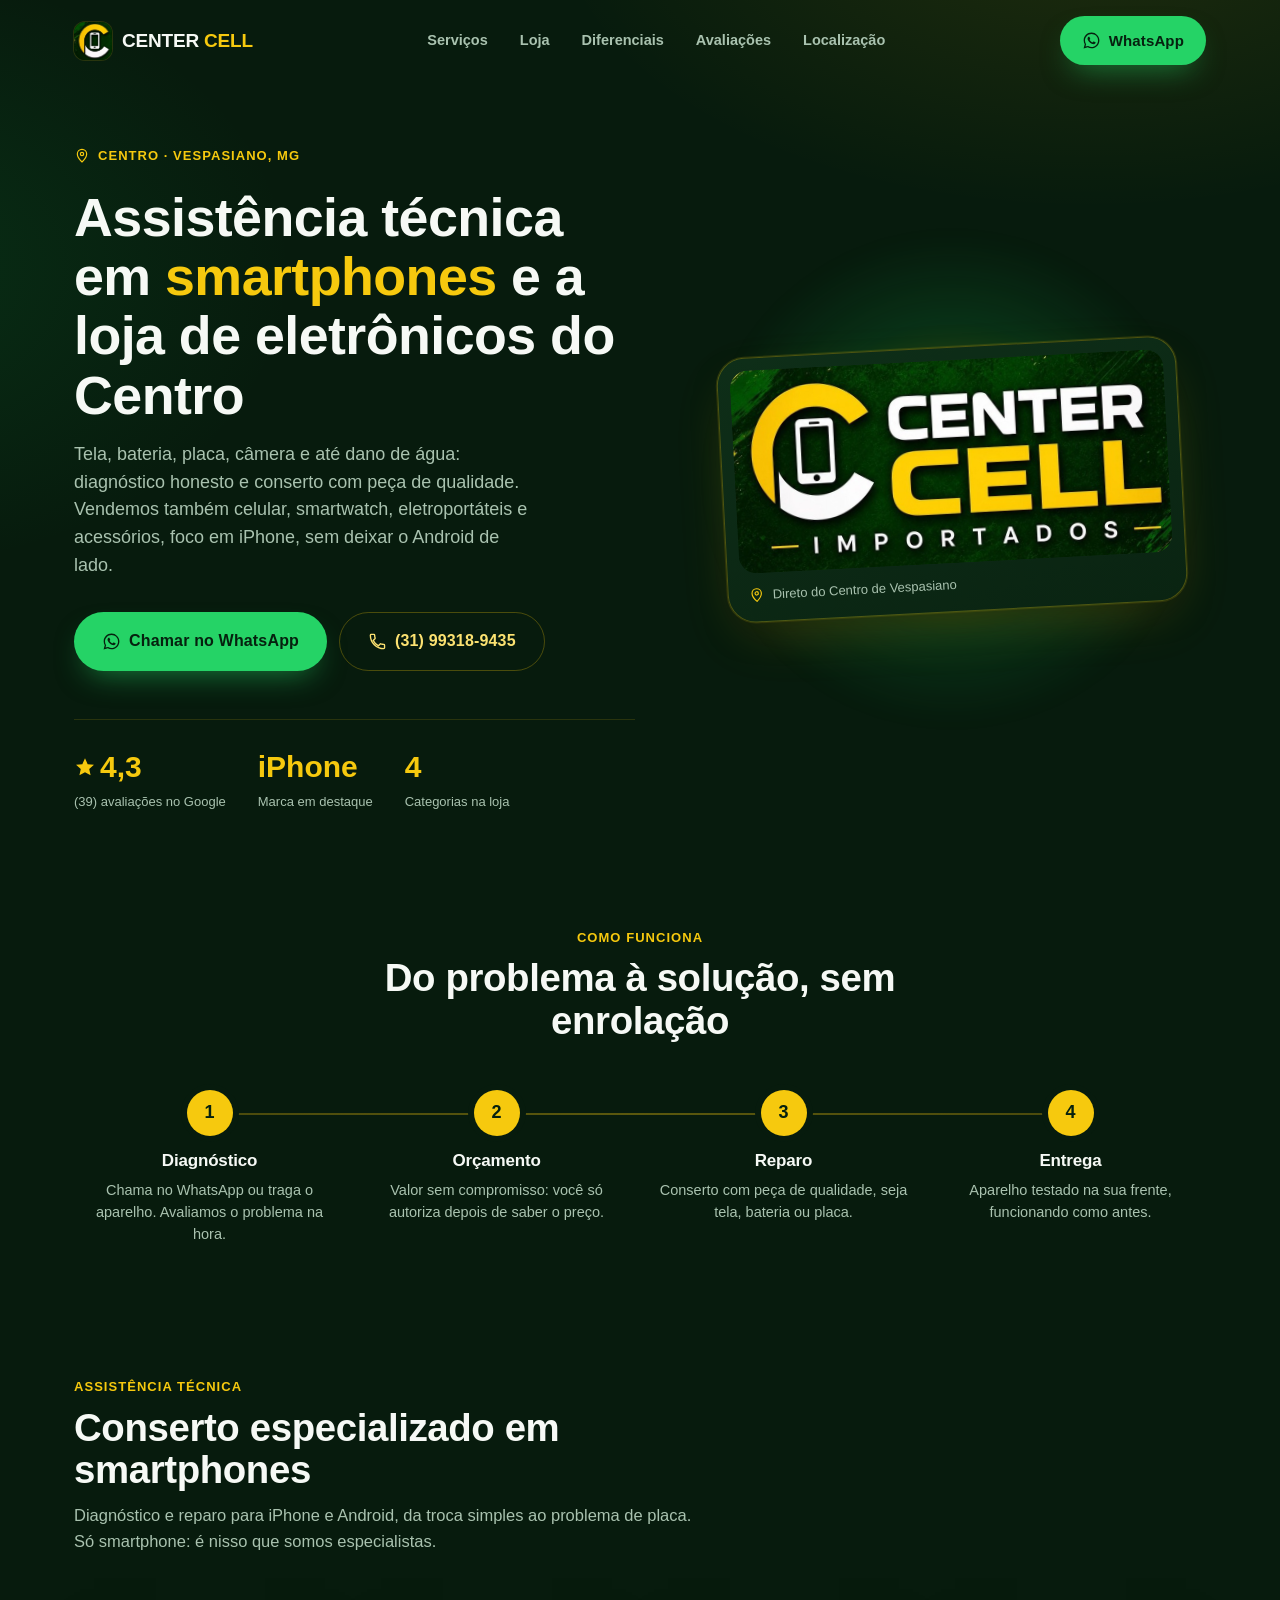
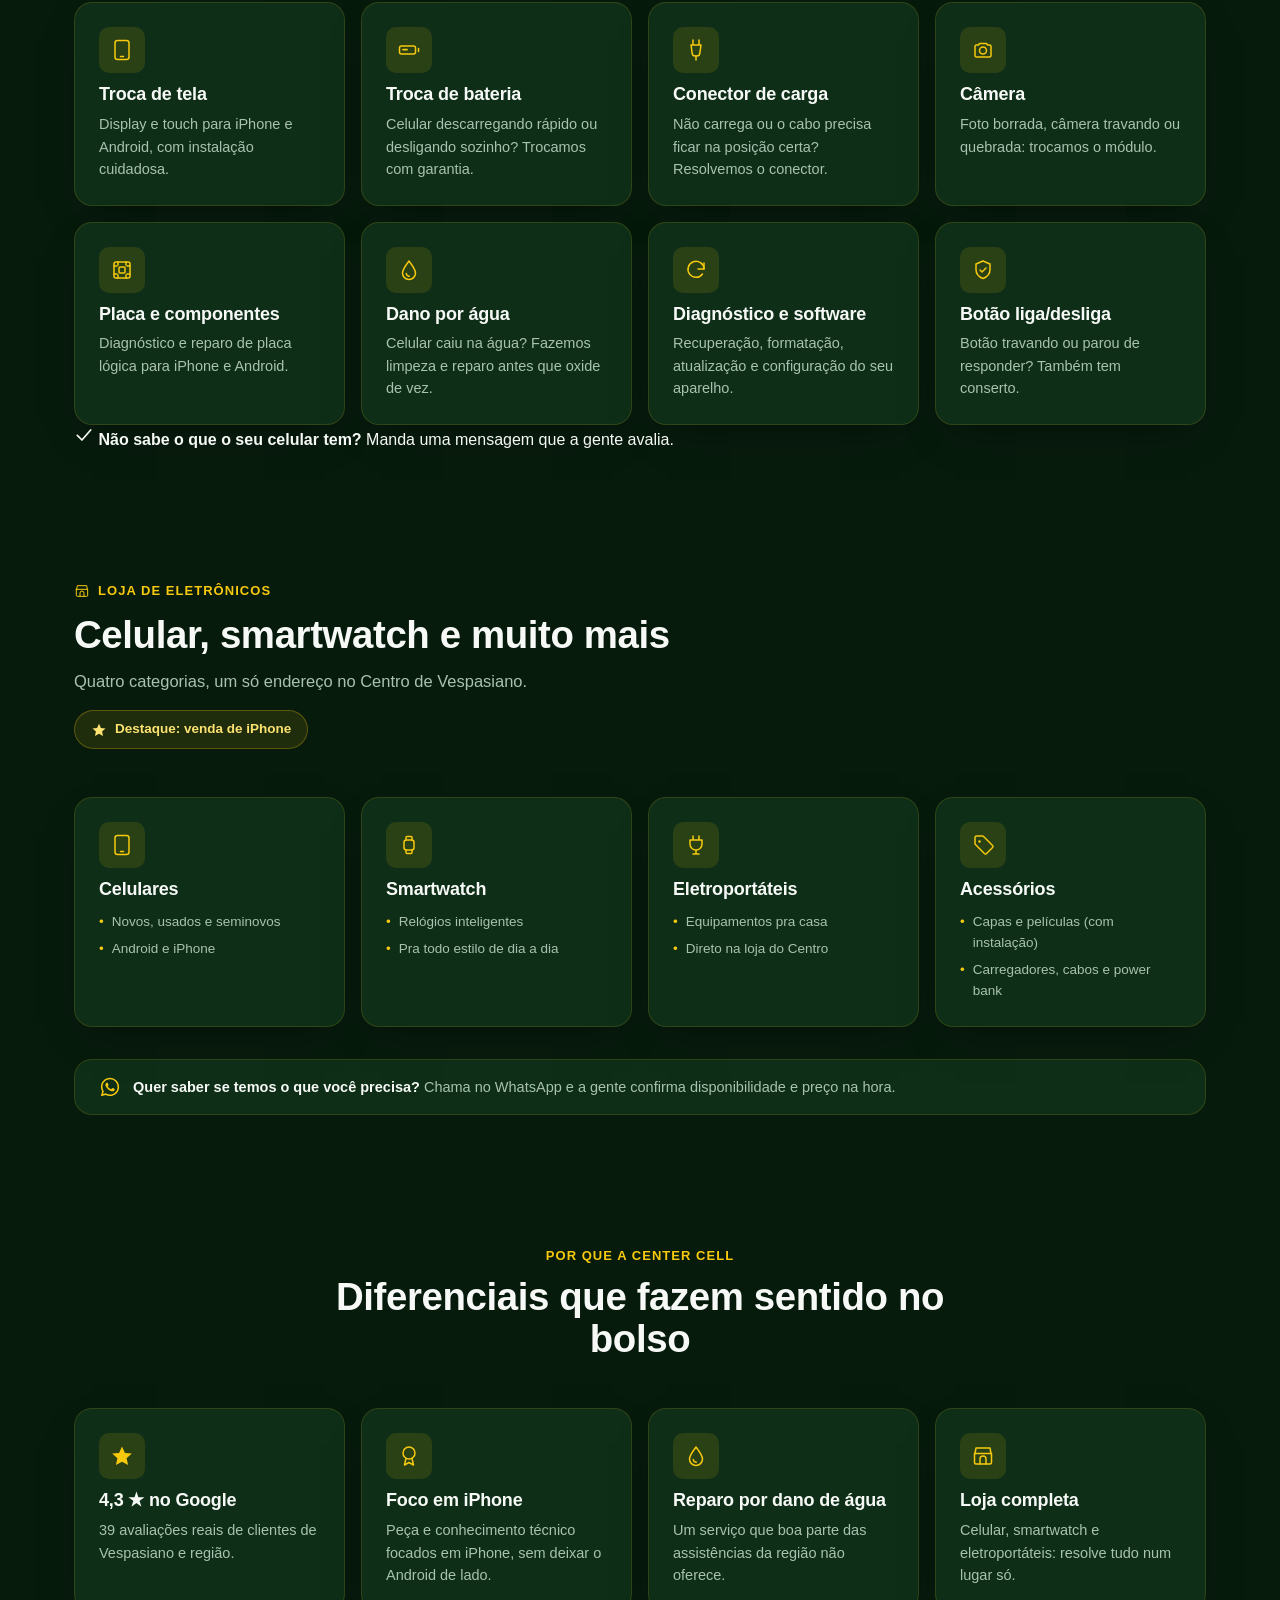
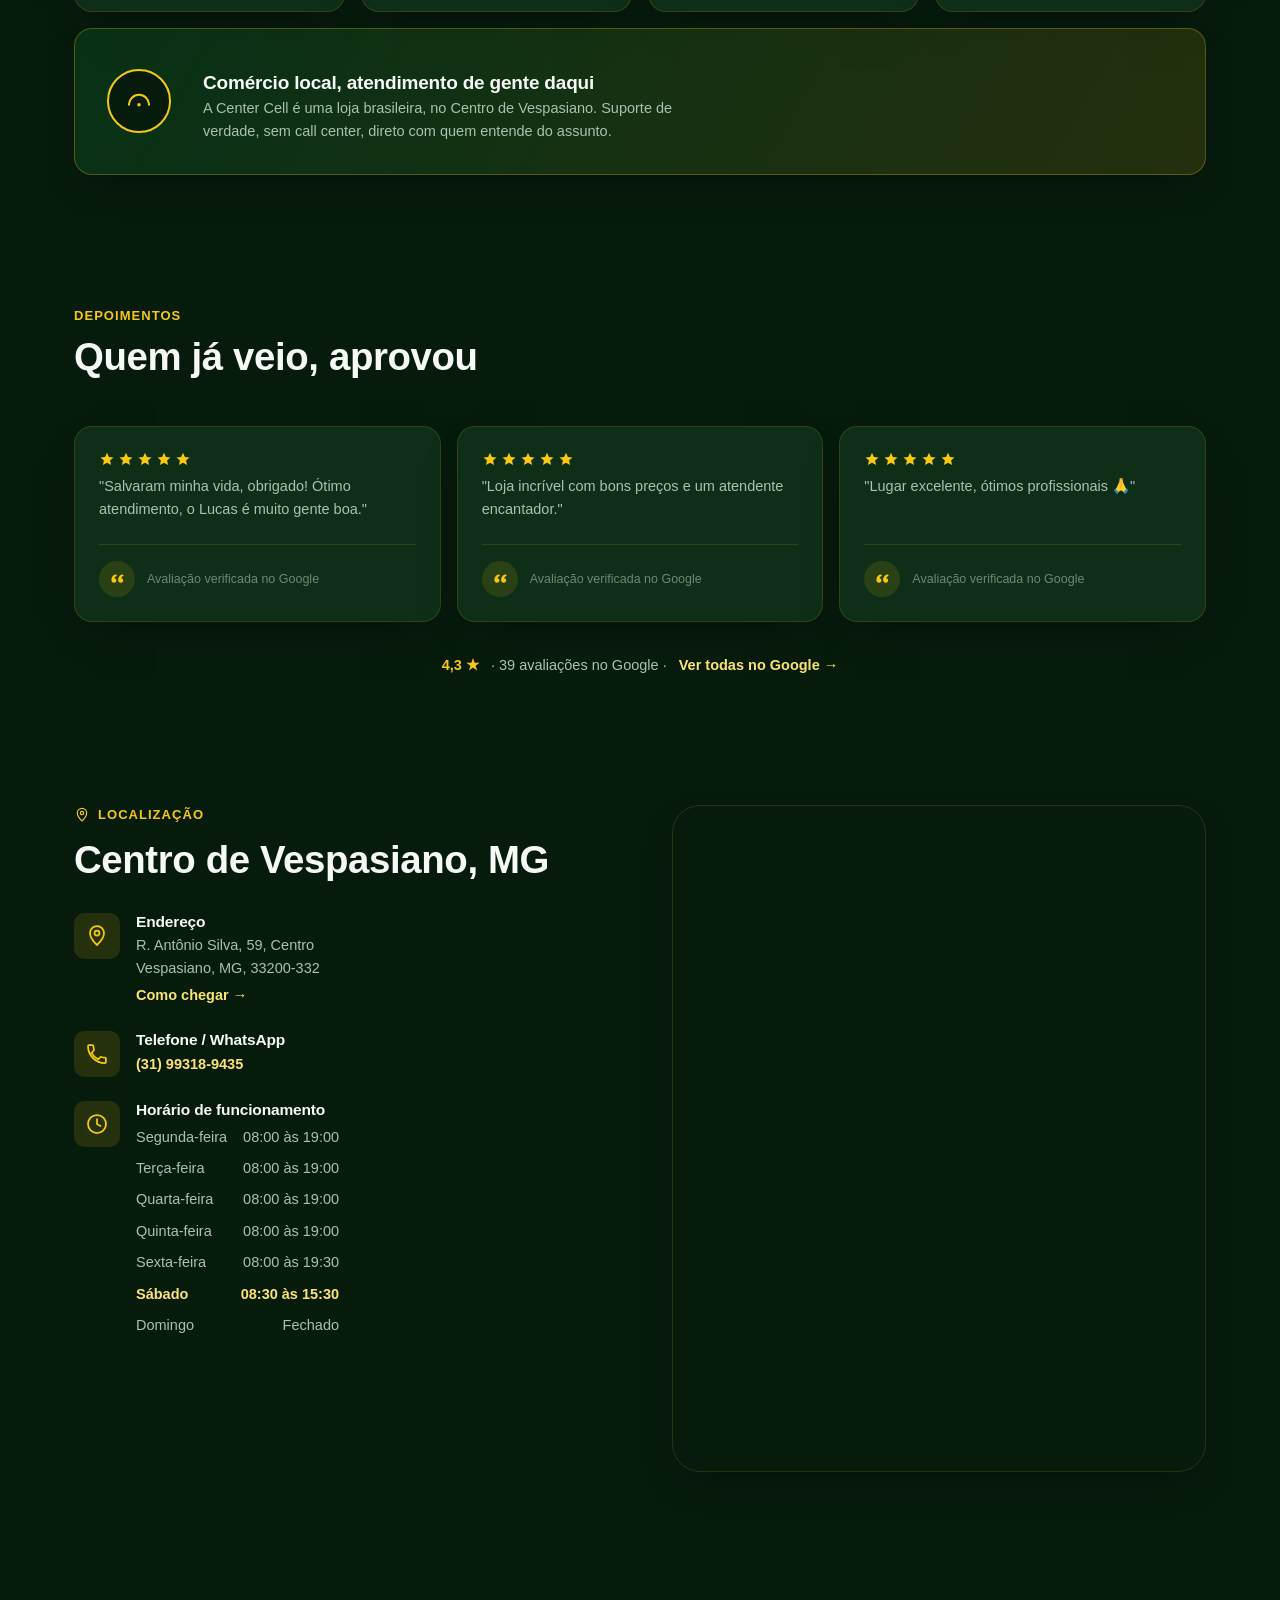
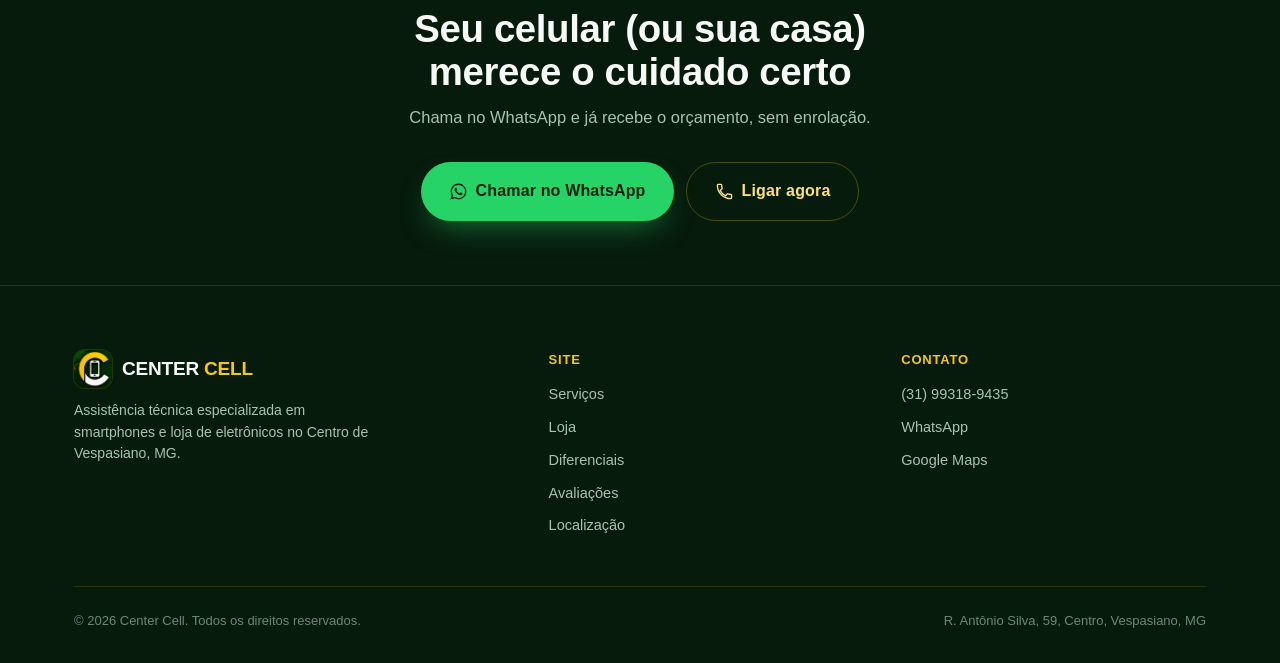
<file: index.html>
<!doctype html>
<html lang="pt-BR">
<head>
<meta charset="utf-8">
<meta name="viewport" content="width=device-width, initial-scale=1, viewport-fit=cover">
<title>Center Cell | Assistência Técnica em Celulares e Eletrônicos em Vespasiano</title>
<meta name="description" content="Assistência técnica especializada em smartphones no Centro de Vespasiano - MG: tela, bateria, placa, câmera e reparo por dano de água. Loja de celulares (foco iPhone), smartwatch, eletroportáteis e acessórios. 4,3★ no Google.">
<meta name="theme-color" content="#071B0D">
<meta name="color-scheme" content="dark">
<link rel="icon" href="assets/favicon-32.png" sizes="32x32" type="image/png">
<link rel="icon" href="assets/favicon-16.png" sizes="16x16" type="image/png">
<link rel="apple-touch-icon" href="assets/apple-touch-icon.png">

<!-- =========================================================================
     CENTER CELL: site único (uma página)

     AINDA FALTA / PENDENTE (ver LEIA-ME.md para detalhes)
       1. Tempo de mercado ("+X anos") e prazo de garantia do conserto: não
          confirmados pelo cliente ainda. Não inventados em lugar nenhum do
          site. Os 3 dados em destaque no herói usam só números reais
          (nota do Google, foco em iPhone, categorias da loja).
       2. Redes sociais: Instagram/Facebook não informados. Rodapé só linka
          pro Google Maps (dado real) por enquanto.
       3. Fotos reais / geradas por IA: a geração automática via MCP falhou
          nesta sessão ("Requires basic plan or higher" no provedor
          conectado). Ver PROMPTS-IMAGENS.md: prompts prontos pra gerar
          manualmente (ChatGPT/Midjourney/etc.) ou pra tentar de novo depois
          que o plano for atualizado. Até lá, o herói usa a própria logo
          (recorte "lockup") como elemento visual, e a seção Loja usa cards
          por categoria (sem depender de foto).
       4. og:url / sitemap.xml / robots.txt apontam para
          "https://centercel.vercel.app" como placeholder de domínio. Trocar
          se o projeto for publicado em outro domínio.
     ========================================================================= -->

<meta property="og:type" content="website">
<meta property="og:title" content="Center Cell | Assistência Técnica em Celulares e Eletrônicos">
<meta property="og:description" content="Conserto especializado em smartphones: tela, bateria, placa, câmera e dano de água. Loja de celulares (foco iPhone), smartwatch e acessórios. Centro de Vespasiano - MG.">
<meta property="og:locale" content="pt_BR">
<meta property="og:url" content="https://centercel.vercel.app">
<meta property="og:image" content="https://centercel.vercel.app/assets/compartilhamento.jpg">
<meta property="og:image:width" content="1200">
<meta property="og:image:height" content="630">
<meta property="og:image:alt" content="Logotipo Center Cell">
<meta name="twitter:card" content="summary_large_image">

<meta http-equiv="Content-Security-Policy" content="default-src 'self'; base-uri 'self'; object-src 'none'; form-action 'none'; script-src 'self' 'unsafe-inline'; style-src 'self' 'unsafe-inline' https://fonts.googleapis.com; font-src 'self' https://fonts.gstatic.com; img-src 'self' data:; frame-src https://maps.google.com https://www.google.com; connect-src 'none'">

<link rel="preconnect" href="https://fonts.googleapis.com">
<link rel="preconnect" href="https://fonts.gstatic.com" crossorigin>
<link rel="stylesheet" href="https://fonts.googleapis.com/css2?family=Archivo+Expanded:wght@600;700;800&family=Archivo:wght@400;500;600;700&display=swap">
<link rel="stylesheet" href="assets/estilo.css">

<script type="application/ld+json">
{
  "@context": "https://schema.org",
  "@type": "ElectronicsStore",
  "name": "Center Cell",
  "description": "Assistência técnica especializada em smartphones e loja de eletrônicos no Centro de Vespasiano - MG: celulares (novos, usados e seminovos, foco iPhone), smartwatch, eletroportáteis e acessórios.",
  "address": {
    "@type": "PostalAddress",
    "streetAddress": "R. Antônio Silva, 59 - Centro",
    "addressLocality": "Vespasiano",
    "addressRegion": "MG",
    "postalCode": "33200-332",
    "addressCountry": "BR"
  },
  "telephone": "+5531993189435",
  "openingHoursSpecification": [
    { "@type": "OpeningHoursSpecification", "dayOfWeek": ["Monday","Tuesday","Wednesday","Thursday"], "opens": "08:00", "closes": "19:00" },
    { "@type": "OpeningHoursSpecification", "dayOfWeek": "Friday", "opens": "08:00", "closes": "19:30" },
    { "@type": "OpeningHoursSpecification", "dayOfWeek": "Saturday", "opens": "08:30", "closes": "15:30" }
  ],
  "aggregateRating": {
    "@type": "AggregateRating",
    "ratingValue": "4.3",
    "reviewCount": "39"
  },
  "priceRange": "$$"
}
</script>

<script>
(function () {
  var d = document.documentElement;
  if (!('IntersectionObserver' in window)) return;
  if (window.matchMedia && window.matchMedia('(prefers-reduced-motion: reduce)').matches) return;
  d.classList.add('js-anim');
  setTimeout(function () {
    var l = document.querySelectorAll('.entra, .entra-grade');
    for (var i = 0; i < l.length; i++) l[i].classList.add('visivel');
  }, 4000);
})();
</script>
</head>
<body>

<svg width="0" height="0" style="position:absolute" aria-hidden="true" focusable="false">
  <symbol id="i-whatsapp" viewBox="0 0 24 24"><path fill="currentColor" d="M12.04 2C6.58 2 2.13 6.45 2.13 11.91c0 1.75.46 3.45 1.32 4.95L2 22l5.25-1.38a9.9 9.9 0 0 0 4.79 1.22h.01c5.46 0 9.91-4.45 9.91-9.91 0-2.65-1.03-5.14-2.9-7.01A9.82 9.82 0 0 0 12.04 2Zm0 18.15c-1.48 0-2.93-.4-4.2-1.15l-.3-.18-3.12.82.83-3.04-.2-.31a8.2 8.2 0 0 1-1.26-4.38c0-4.54 3.7-8.24 8.25-8.24 2.2 0 4.27.86 5.83 2.42a8.19 8.19 0 0 1 2.41 5.83c0 4.54-3.7 8.24-8.24 8.24Zm4.52-6.17c-.25-.12-1.47-.72-1.69-.81-.23-.08-.39-.12-.56.13-.16.24-.64.8-.78.97-.15.16-.29.18-.53.06-.25-.12-1.05-.39-1.99-1.23-.74-.66-1.23-1.47-1.38-1.72-.14-.25-.01-.38.11-.5.11-.11.25-.29.37-.43.12-.15.16-.25.25-.41.08-.17.04-.31-.02-.43-.06-.12-.56-1.34-.76-1.84-.2-.48-.4-.42-.56-.42l-.47-.01c-.17 0-.43.06-.66.31-.23.25-.86.85-.86 2.07 0 1.22.89 2.4 1.01 2.56.12.17 1.75 2.67 4.23 3.74.59.26 1.05.41 1.41.52.59.19 1.13.16 1.56.1.47-.07 1.47-.6 1.68-1.18.21-.58.21-1.07.14-1.18-.06-.11-.22-.17-.47-.29Z"/></symbol>
  <symbol id="i-telefone" viewBox="0 0 24 24" fill="none" stroke="currentColor" stroke-width="1.75" stroke-linecap="round" stroke-linejoin="round"><path d="M6.6 10.8c1.4 2.8 3.8 5.2 6.6 6.6l2.2-2.2c.3-.3.7-.4 1-.2 1.1.4 2.3.6 3.5.6.6 0 1 .4 1 1V20c0 .6-.4 1-1 1C10.6 21 3 13.4 3 4c0-.6.4-1 1-1h3.4c.6 0 1 .4 1 1 0 1.2.2 2.4.6 3.5.1.4 0 .8-.2 1l-2.2 2.3Z"/></symbol>
  <symbol id="i-mapa" viewBox="0 0 24 24" fill="none" stroke="currentColor" stroke-width="1.75" stroke-linecap="round" stroke-linejoin="round"><path d="M12 21s7-6.5 7-12a7 7 0 1 0-14 0c0 5.5 7 12 7 12Z"/><circle cx="12" cy="9" r="2.5"/></symbol>
  <symbol id="i-relogio" viewBox="0 0 24 24" fill="none" stroke="currentColor" stroke-width="1.75" stroke-linecap="round" stroke-linejoin="round"><circle cx="12" cy="12" r="9"/><path d="M12 7v5l3.5 2"/></symbol>
  <symbol id="i-menu" viewBox="0 0 24 24" fill="none" stroke="currentColor" stroke-width="1.75" stroke-linecap="round"><path d="M3 6h18M3 12h18M3 18h18"/></symbol>
  <symbol id="i-fechar" viewBox="0 0 24 24" fill="none" stroke="currentColor" stroke-width="1.75" stroke-linecap="round"><path d="M5 5l14 14M19 5 5 19"/></symbol>
  <symbol id="i-tela" viewBox="0 0 24 24" fill="none" stroke="currentColor" stroke-width="1.5" stroke-linecap="round" stroke-linejoin="round"><rect x="5" y="2.5" width="14" height="19" rx="2.5"/><path d="M10.5 18.5h3"/></symbol>
  <symbol id="i-bateria" viewBox="0 0 24 24" fill="none" stroke="currentColor" stroke-width="1.5" stroke-linecap="round" stroke-linejoin="round"><rect x="2.5" y="8" width="16" height="8" rx="2"/><path d="M21.5 10.5v3"/><path d="M6 11.5h4" stroke-width="1.75"/></symbol>
  <symbol id="i-conector" viewBox="0 0 24 24" fill="none" stroke="currentColor" stroke-width="1.5" stroke-linecap="round" stroke-linejoin="round"><path d="M9 2v5M15 2v5M7 7h10l-1.2 8.4a3 3 0 0 1-3 2.6h-1.6a3 3 0 0 1-3-2.6L7 7Z"/><path d="M12 18v4"/></symbol>
  <symbol id="i-placa" viewBox="0 0 24 24" fill="none" stroke="currentColor" stroke-width="1.5" stroke-linecap="round" stroke-linejoin="round"><rect x="4" y="4" width="16" height="16" rx="2"/><path d="M8 4v3M16 4v3M8 17v3M16 17v3M4 8h3M4 16h3M17 8h3M17 16h3"/><rect x="9" y="9" width="6" height="6" rx="1"/></symbol>
  <symbol id="i-camera" viewBox="0 0 24 24" fill="none" stroke="currentColor" stroke-width="1.5" stroke-linecap="round" stroke-linejoin="round"><path d="M4 8.5A1.5 1.5 0 0 1 5.5 7h2l1-1.5h7L16.5 7h2A1.5 1.5 0 0 1 20 8.5v9A1.5 1.5 0 0 1 18.5 19h-13A1.5 1.5 0 0 1 4 17.5v-9Z"/><circle cx="12" cy="12.5" r="3.5"/></symbol>
  <symbol id="i-agua" viewBox="0 0 24 24" fill="none" stroke="currentColor" stroke-width="1.5" stroke-linecap="round" stroke-linejoin="round"><path d="M12 3c3 4 6.5 8.2 6.5 12a6.5 6.5 0 0 1-13 0C5.5 11.2 9 7 12 3Z"/><path d="M9.3 15.5a3 3 0 0 0 3 2.7"/></symbol>
  <symbol id="i-software" viewBox="0 0 24 24" fill="none" stroke="currentColor" stroke-width="1.5" stroke-linecap="round" stroke-linejoin="round"><path d="M20 11A8 8 0 1 0 18.5 16"/><path d="M20 5v6h-6"/></symbol>
  <symbol id="i-check" viewBox="0 0 24 24" fill="none" stroke="currentColor" stroke-width="2" stroke-linecap="round" stroke-linejoin="round"><path d="M4 12.5 9.5 18 20 6"/></symbol>
  <symbol id="i-estrela" viewBox="0 0 24 24"><path fill="currentColor" d="M12 2.5l2.9 6.4 6.9.7-5.2 4.7 1.5 6.8L12 17.7l-6.1 3.4 1.5-6.8-5.2-4.7 6.9-.7L12 2.5Z"/></symbol>
  <symbol id="i-medalha" viewBox="0 0 24 24" fill="none" stroke="currentColor" stroke-width="1.5" stroke-linecap="round" stroke-linejoin="round"><circle cx="12" cy="9" r="6"/><path d="M9 14.5 7.5 21l4.5-2.5 4.5 2.5-1.5-6.5"/></symbol>
  <symbol id="i-etiqueta" viewBox="0 0 24 24" fill="none" stroke="currentColor" stroke-width="1.5" stroke-linecap="round" stroke-linejoin="round"><path d="M11.5 3H5.5A1.5 1.5 0 0 0 4 4.5v6c0 .4.16.78.44 1.06l9 9a1.5 1.5 0 0 0 2.12 0l6-6a1.5 1.5 0 0 0 0-2.12l-9-9A1.5 1.5 0 0 0 11.5 3Z"/><circle cx="8.5" cy="8.5" r="1.25" fill="currentColor" stroke="none"/></symbol>
  <symbol id="i-smartwatch" viewBox="0 0 24 24" fill="none" stroke="currentColor" stroke-width="1.5" stroke-linecap="round" stroke-linejoin="round"><rect x="7" y="7" width="10" height="10" rx="2.5"/><path d="M9 7V4.5a1 1 0 0 1 1-1h4a1 1 0 0 1 1 1V7M9 17v2.5a1 1 0 0 0 1 1h4a1 1 0 0 0 1-1V17"/></symbol>
  <symbol id="i-eletro" viewBox="0 0 24 24" fill="none" stroke="currentColor" stroke-width="1.5" stroke-linecap="round" stroke-linejoin="round"><path d="M9 3v4M15 3v4M6 7h12v4a6 6 0 0 1-12 0V7Z"/><path d="M12 17v4M9 21h6"/></symbol>
  <symbol id="i-loja" viewBox="0 0 24 24" fill="none" stroke="currentColor" stroke-width="1.5" stroke-linecap="round" stroke-linejoin="round"><path d="M4 9.5 5 4h14l1 5.5"/><path d="M3.5 9.5h17v9A1.5 1.5 0 0 1 19 20H5a1.5 1.5 0 0 1-1.5-1.5v-9Z"/><path d="M9 20v-5a3 3 0 0 1 6 0v5"/></symbol>
  <symbol id="i-escudo" viewBox="0 0 24 24" fill="none" stroke="currentColor" stroke-width="1.5" stroke-linecap="round" stroke-linejoin="round"><path d="M12 3l7 3v5.5c0 4.5-3 7.5-7 9-4-1.5-7-4.5-7-9V6l7-3Z"/><path d="M9 12l2 2 4-4"/></symbol>
  <symbol id="i-aspas" viewBox="0 0 24 24"><path fill="currentColor" d="M9.5 6C6.5 7 4.5 9.6 4.5 13c0 2.3 1.5 4 3.6 4 1.8 0 3.1-1.3 3.1-3 0-1.6-1.1-2.8-2.6-2.9.3-1.6 1.6-3 3.4-3.6L10.9 6l-1.4 0Zm9 0c-3 1-5 3.6-5 7 0 2.3 1.5 4 3.6 4 1.8 0 3.1-1.3 3.1-3 0-1.6-1.1-2.8-2.6-2.9.3-1.6 1.6-3 3.4-3.6L19.9 6l-1.4 0Z"/></symbol>
  <symbol id="i-arco-br" viewBox="0 0 24 24" fill="none" stroke="currentColor" stroke-width="1.6" stroke-linecap="round"><path d="M4 15a8 8 0 0 1 16 0"/><circle cx="12" cy="15" r="1.4" fill="currentColor" stroke="none"/></symbol>
</svg>

<!-- ---------- Cabeçalho ---------- -->
<header class="cabecalho" id="cabecalho">
  <div class="limite cabecalho-int">
    <a class="marca" href="#topo" aria-label="Center Cell, início">
      <img class="marca-logo" src="assets/logo-icon.jpg" alt="" width="38" height="38">
      <span class="marca-texto">CENTER<span> CELL</span></span>
    </a>

    <nav class="nav-principal" aria-label="Navegação principal">
      <ul>
        <li><a href="#servicos">Serviços</a></li>
        <li><a href="#loja">Loja</a></li>
        <li><a href="#diferenciais">Diferenciais</a></li>
        <li><a href="#depoimentos">Avaliações</a></li>
        <li><a href="#localizacao">Localização</a></li>
      </ul>
    </nav>

    <div class="cabecalho-acoes">
      <a class="botao botao-whatsapp" href="https://wa.me/5531993189435?text=Ol%C3%A1%21%20Vim%20pelo%20site%20da%20Center%20Cell%20e%20gostaria%20de%20mais%20informa%C3%A7%C3%B5es." target="_blank" rel="noopener">
        <svg class="icone" aria-hidden="true"><use href="#i-whatsapp"/></svg>
        <span>WhatsApp</span>
      </a>
      <button class="botao-menu" type="button" aria-label="Abrir menu" aria-expanded="false" aria-controls="menu-movel" id="botao-menu">
        <svg class="icone i-menu" aria-hidden="true"><use href="#i-menu"/></svg>
        <svg class="icone i-fechar" aria-hidden="true"><use href="#i-fechar"/></svg>
      </button>
    </div>
  </div>

  <div class="menu-movel" id="menu-movel">
    <nav aria-label="Navegação móvel">
      <ul>
        <li><a href="#servicos">Serviços</a></li>
        <li><a href="#loja">Loja</a></li>
        <li><a href="#diferenciais">Diferenciais</a></li>
        <li><a href="#depoimentos">Avaliações</a></li>
        <li><a href="#localizacao">Localização</a></li>
      </ul>
    </nav>
    <a class="botao botao-whatsapp botao-grande botao-bloco" href="https://wa.me/5531993189435?text=Ol%C3%A1%21%20Vim%20pelo%20site%20da%20Center%20Cell%20e%20gostaria%20de%20mais%20informa%C3%A7%C3%B5es." target="_blank" rel="noopener">
      <svg class="icone" aria-hidden="true"><use href="#i-whatsapp"/></svg>
      Chamar no WhatsApp
    </a>
  </div>
</header>

<main id="topo">

  <!-- ---------- Herói ---------- -->
  <section class="heroi">
    <div class="limite heroi-grade">
      <div>
        <span class="rotulo entra"><svg class="icone" aria-hidden="true"><use href="#i-mapa"/></svg> Centro · Vespasiano, MG</span>

        <h1 class="entra">Assistência técnica em <em>smartphones</em> e a loja de eletrônicos do Centro</h1>

        <p class="heroi-tagline entra">
          Tela, bateria, placa, câmera e até dano de água: diagnóstico honesto e
          conserto com peça de qualidade. Vendemos também celular, smartwatch,
          eletroportáteis e acessórios, foco em iPhone, sem deixar o Android
          de lado.
        </p>

        <div class="heroi-acoes entra">
          <a class="botao botao-whatsapp botao-grande" href="https://wa.me/5531993189435?text=Ol%C3%A1%21%20Vim%20pelo%20site%20da%20Center%20Cell%20e%20gostaria%20de%20mais%20informa%C3%A7%C3%B5es." target="_blank" rel="noopener">
            <svg class="icone" aria-hidden="true"><use href="#i-whatsapp"/></svg>
            Chamar no WhatsApp
          </a>
          <a class="botao botao-secundario botao-grande" href="tel:+5531993189435">
            <svg class="icone" aria-hidden="true"><use href="#i-telefone"/></svg>
            (31) 99318-9435
          </a>
        </div>

        <div class="heroi-estatisticas entra">
          <div class="estatistica">
            <div class="estatistica-numero"><svg class="icone" aria-hidden="true"><use href="#i-estrela"/></svg>4,3</div>
            <div class="estatistica-rotulo">(39) avaliações no Google</div>
          </div>
          <div class="estatistica">
            <div class="estatistica-numero">iPhone</div>
            <div class="estatistica-rotulo">Marca em destaque</div>
          </div>
          <div class="estatistica">
            <div class="estatistica-numero">4</div>
            <div class="estatistica-rotulo">Categorias na loja</div>
          </div>
        </div>
      </div>

      <div class="heroi-visual entra">
        <div class="heroi-brilho" aria-hidden="true"></div>
        <div class="heroi-placa">
          <img src="assets/logo-lockup.jpg" alt="Center Cell Importados" width="900" height="420" loading="eager">
          <div class="heroi-placa-legenda">
            <svg class="icone" aria-hidden="true"><use href="#i-mapa"/></svg>
            Direto do Centro de Vespasiano
          </div>
        </div>
      </div>
    </div>
  </section>

  <!-- ---------- Como funciona ---------- -->
  <section class="processo" id="como-funciona">
    <div class="limite">
      <div class="cabecalho-secao centralizado entra">
        <span class="rotulo">Como funciona</span>
        <h2 class="titulo-secao">Do problema à solução, sem enrolação</h2>
      </div>

      <div class="grade grade-4 processo-linha entra-grade">
        <div class="card etapa entra-item">
          <div class="etapa-numero">1</div>
          <h3>Diagnóstico</h3>
          <p>Chama no WhatsApp ou traga o aparelho. Avaliamos o problema na hora.</p>
        </div>
        <div class="card etapa entra-item">
          <div class="etapa-numero">2</div>
          <h3>Orçamento</h3>
          <p>Valor sem compromisso: você só autoriza depois de saber o preço.</p>
        </div>
        <div class="card etapa entra-item">
          <div class="etapa-numero">3</div>
          <h3>Reparo</h3>
          <p>Conserto com peça de qualidade, seja tela, bateria ou placa.</p>
        </div>
        <div class="card etapa entra-item">
          <div class="etapa-numero">4</div>
          <h3>Entrega</h3>
          <p>Aparelho testado na sua frente, funcionando como antes.</p>
        </div>
      </div>
    </div>
  </section>

  <!-- ---------- Serviços ---------- -->
  <section class="servicos" id="servicos">
    <div class="limite">
      <div class="cabecalho-secao entra">
        <span class="rotulo">Assistência técnica</span>
        <h2 class="titulo-secao">Conserto especializado em smartphones</h2>
        <p class="descricao-secao">Diagnóstico e reparo para iPhone e Android, da troca simples ao problema de placa. Só smartphone: é nisso que somos especialistas.</p>
      </div>

      <div class="grade grade-4 entra-grade">
        <div class="card entra-item">
          <div class="card-icone"><svg class="icone" aria-hidden="true"><use href="#i-tela"/></svg></div>
          <h3>Troca de tela</h3>
          <p>Display e touch para iPhone e Android, com instalação cuidadosa.</p>
        </div>
        <div class="card entra-item">
          <div class="card-icone"><svg class="icone" aria-hidden="true"><use href="#i-bateria"/></svg></div>
          <h3>Troca de bateria</h3>
          <p>Celular descarregando rápido ou desligando sozinho? Trocamos com garantia.</p>
        </div>
        <div class="card entra-item">
          <div class="card-icone"><svg class="icone" aria-hidden="true"><use href="#i-conector"/></svg></div>
          <h3>Conector de carga</h3>
          <p>Não carrega ou o cabo precisa ficar na posição certa? Resolvemos o conector.</p>
        </div>
        <div class="card entra-item">
          <div class="card-icone"><svg class="icone" aria-hidden="true"><use href="#i-camera"/></svg></div>
          <h3>Câmera</h3>
          <p>Foto borrada, câmera travando ou quebrada: trocamos o módulo.</p>
        </div>
        <div class="card entra-item">
          <div class="card-icone"><svg class="icone" aria-hidden="true"><use href="#i-placa"/></svg></div>
          <h3>Placa e componentes</h3>
          <p>Diagnóstico e reparo de placa lógica para iPhone e Android.</p>
        </div>
        <div class="card entra-item">
          <div class="card-icone"><svg class="icone" aria-hidden="true"><use href="#i-agua"/></svg></div>
          <h3>Dano por água</h3>
          <p>Celular caiu na água? Fazemos limpeza e reparo antes que oxide de vez.</p>
        </div>
        <div class="card entra-item">
          <div class="card-icone"><svg class="icone" aria-hidden="true"><use href="#i-software"/></svg></div>
          <h3>Diagnóstico e software</h3>
          <p>Recuperação, formatação, atualização e configuração do seu aparelho.</p>
        </div>
        <div class="card entra-item">
          <div class="card-icone"><svg class="icone" aria-hidden="true"><use href="#i-escudo"/></svg></div>
          <h3>Botão liga/desliga</h3>
          <p>Botão travando ou parou de responder? Também tem conserto.</p>
        </div>
      </div>

      <div class="servicos-nota entra">
        <svg class="icone" aria-hidden="true"><use href="#i-check"/></svg>
        <span><strong>Não sabe o que o seu celular tem?</strong> Manda uma mensagem que a gente avalia.</span>
      </div>
    </div>
  </section>

  <!-- ---------- Loja ---------- -->
  <section class="loja" id="loja">
    <div class="limite">
      <div class="cabecalho-secao entra">
        <span class="rotulo"><svg class="icone" aria-hidden="true"><use href="#i-loja"/></svg> Loja de eletrônicos</span>
        <h2 class="titulo-secao">Celular, smartwatch e muito mais</h2>
        <p class="descricao-secao">Quatro categorias, um só endereço no Centro de Vespasiano.</p>
        <span class="loja-destaque">
          <svg class="icone" aria-hidden="true"><use href="#i-estrela"/></svg>
          Destaque: venda de iPhone
        </span>
      </div>

      <div class="grade grade-4 entra-grade">
        <div class="card categoria-card entra-item">
          <div class="card-icone"><svg class="icone" aria-hidden="true"><use href="#i-tela"/></svg></div>
          <h3>Celulares</h3>
          <ul>
            <li>Novos, usados e seminovos</li>
            <li>Android e iPhone</li>
          </ul>
        </div>
        <div class="card categoria-card entra-item">
          <div class="card-icone"><svg class="icone" aria-hidden="true"><use href="#i-smartwatch"/></svg></div>
          <h3>Smartwatch</h3>
          <ul>
            <li>Relógios inteligentes</li>
            <li>Pra todo estilo de dia a dia</li>
          </ul>
        </div>
        <div class="card categoria-card entra-item">
          <div class="card-icone"><svg class="icone" aria-hidden="true"><use href="#i-eletro"/></svg></div>
          <h3>Eletroportáteis</h3>
          <ul>
            <li>Equipamentos pra casa</li>
            <li>Direto na loja do Centro</li>
          </ul>
        </div>
        <div class="card categoria-card entra-item">
          <div class="card-icone"><svg class="icone" aria-hidden="true"><use href="#i-etiqueta"/></svg></div>
          <h3>Acessórios</h3>
          <ul>
            <li>Capas e películas (com instalação)</li>
            <li>Carregadores, cabos e power bank</li>
          </ul>
        </div>
      </div>

      <div class="loja-nota entra">
        <svg class="icone" aria-hidden="true"><use href="#i-whatsapp"/></svg>
        <span><strong>Quer saber se temos o que você precisa?</strong> Chama no WhatsApp e a gente confirma disponibilidade e preço na hora.</span>
      </div>
    </div>
  </section>

  <!-- ---------- Diferenciais ---------- -->
  <section id="diferenciais">
    <div class="limite">
      <div class="cabecalho-secao centralizado entra">
        <span class="rotulo">Por que a Center Cell</span>
        <h2 class="titulo-secao">Diferenciais que fazem sentido no bolso</h2>
      </div>

      <div class="grade grade-4 entra-grade">
        <div class="card entra-item">
          <div class="card-icone"><svg class="icone" aria-hidden="true"><use href="#i-estrela"/></svg></div>
          <h3>4,3 ★ no Google</h3>
          <p>39 avaliações reais de clientes de Vespasiano e região.</p>
        </div>
        <div class="card entra-item">
          <div class="card-icone"><svg class="icone" aria-hidden="true"><use href="#i-medalha"/></svg></div>
          <h3>Foco em iPhone</h3>
          <p>Peça e conhecimento técnico focados em iPhone, sem deixar o Android de lado.</p>
        </div>
        <div class="card entra-item">
          <div class="card-icone"><svg class="icone" aria-hidden="true"><use href="#i-agua"/></svg></div>
          <h3>Reparo por dano de água</h3>
          <p>Um serviço que boa parte das assistências da região não oferece.</p>
        </div>
        <div class="card entra-item">
          <div class="card-icone"><svg class="icone" aria-hidden="true"><use href="#i-loja"/></svg></div>
          <h3>Loja completa</h3>
          <p>Celular, smartwatch e eletroportáteis: resolve tudo num lugar só.</p>
        </div>

        <div class="card selo-brasil entra-item">
          <div class="selo-emblema" aria-hidden="true"><svg class="icone" aria-hidden="true"><use href="#i-arco-br"/></svg></div>
          <div>
            <h3>Comércio local, atendimento de gente daqui</h3>
            <p>A Center Cell é uma loja brasileira, no Centro de Vespasiano. Suporte de verdade, sem call center, direto com quem entende do assunto.</p>
          </div>
        </div>
      </div>
    </div>
  </section>

  <!-- ---------- Depoimentos ---------- -->
  <section class="depoimentos" id="depoimentos">
    <div class="limite">
      <div class="cabecalho-secao entra">
        <span class="rotulo">Depoimentos</span>
        <h2 class="titulo-secao">Quem já veio, aprovou</h2>
      </div>

      <div class="grade grade-3 entra-grade">
        <div class="card depoimento-card entra-item">
          <div class="depoimento-estrelas" aria-hidden="true">
            <svg class="icone" aria-hidden="true"><use href="#i-estrela"/></svg>
            <svg class="icone" aria-hidden="true"><use href="#i-estrela"/></svg>
            <svg class="icone" aria-hidden="true"><use href="#i-estrela"/></svg>
            <svg class="icone" aria-hidden="true"><use href="#i-estrela"/></svg>
            <svg class="icone" aria-hidden="true"><use href="#i-estrela"/></svg>
          </div>
          <p class="depoimento-texto">"Salvaram minha vida, obrigado! Ótimo atendimento, o Lucas é muito gente boa."</p>
          <div class="depoimento-autor">
            <div class="depoimento-avatar" aria-hidden="true"><svg class="icone" aria-hidden="true"><use href="#i-aspas"/></svg></div>
            <div>
              <div class="depoimento-fonte">Avaliação verificada no Google</div>
            </div>
          </div>
        </div>

        <div class="card depoimento-card entra-item">
          <div class="depoimento-estrelas" aria-hidden="true">
            <svg class="icone" aria-hidden="true"><use href="#i-estrela"/></svg>
            <svg class="icone" aria-hidden="true"><use href="#i-estrela"/></svg>
            <svg class="icone" aria-hidden="true"><use href="#i-estrela"/></svg>
            <svg class="icone" aria-hidden="true"><use href="#i-estrela"/></svg>
            <svg class="icone" aria-hidden="true"><use href="#i-estrela"/></svg>
          </div>
          <p class="depoimento-texto">"Loja incrível com bons preços e um atendente encantador."</p>
          <div class="depoimento-autor">
            <div class="depoimento-avatar" aria-hidden="true"><svg class="icone" aria-hidden="true"><use href="#i-aspas"/></svg></div>
            <div>
              <div class="depoimento-fonte">Avaliação verificada no Google</div>
            </div>
          </div>
        </div>

        <div class="card depoimento-card entra-item">
          <div class="depoimento-estrelas" aria-hidden="true">
            <svg class="icone" aria-hidden="true"><use href="#i-estrela"/></svg>
            <svg class="icone" aria-hidden="true"><use href="#i-estrela"/></svg>
            <svg class="icone" aria-hidden="true"><use href="#i-estrela"/></svg>
            <svg class="icone" aria-hidden="true"><use href="#i-estrela"/></svg>
            <svg class="icone" aria-hidden="true"><use href="#i-estrela"/></svg>
          </div>
          <p class="depoimento-texto">"Lugar excelente, ótimos profissionais 🙏"</p>
          <div class="depoimento-autor">
            <div class="depoimento-avatar" aria-hidden="true"><svg class="icone" aria-hidden="true"><use href="#i-aspas"/></svg></div>
            <div>
              <div class="depoimento-fonte">Avaliação verificada no Google</div>
            </div>
          </div>
        </div>
      </div>

      <p class="depoimentos-resumo entra">
        <strong>4,3 ★</strong>&nbsp;·&nbsp;39 avaliações no Google&nbsp;·&nbsp;
        <a href="https://www.google.com/maps/search/?api=1&query=Center+Cell+Centro+Vespasiano+MG" target="_blank" rel="noopener">Ver todas no Google →</a>
      </p>
    </div>
  </section>

  <!-- ---------- Localização ---------- -->
  <section id="localizacao">
    <div class="limite">
      <div class="localizacao-grade">
        <div class="entra">
          <span class="rotulo"><svg class="icone" aria-hidden="true"><use href="#i-mapa"/></svg> Localização</span>
          <h2 class="titulo-secao">Centro de Vespasiano, MG</h2>

          <div class="info-lista">
            <div class="info-item">
              <div class="card-icone"><svg class="icone" aria-hidden="true"><use href="#i-mapa"/></svg></div>
              <div>
                <h3>Endereço</h3>
                <address>
                  R. Antônio Silva, 59, Centro<br>
                  Vespasiano, MG, 33200-332
                </address>
                <p><a href="https://www.google.com/maps/search/?api=1&query=R.+Ant%C3%B4nio+Silva%2C+59+-+Centro%2C+Vespasiano+-+MG%2C+33200-332" target="_blank" rel="noopener">Como chegar →</a></p>
              </div>
            </div>

            <div class="info-item">
              <div class="card-icone"><svg class="icone" aria-hidden="true"><use href="#i-telefone"/></svg></div>
              <div>
                <h3>Telefone / WhatsApp</h3>
                <p><a href="tel:+5531993189435">(31) 99318-9435</a></p>
              </div>
            </div>

            <div class="info-item">
              <div class="card-icone"><svg class="icone" aria-hidden="true"><use href="#i-relogio"/></svg></div>
              <div>
                <h3>Horário de funcionamento</h3>
                <ul class="horario-tabela" id="tabela-horario">
                  <li data-dias="1"><span>Segunda-feira</span><span>08:00 às 19:00</span></li>
                  <li data-dias="2"><span>Terça-feira</span><span>08:00 às 19:00</span></li>
                  <li data-dias="3"><span>Quarta-feira</span><span>08:00 às 19:00</span></li>
                  <li data-dias="4"><span>Quinta-feira</span><span>08:00 às 19:00</span></li>
                  <li data-dias="5"><span>Sexta-feira</span><span>08:00 às 19:30</span></li>
                  <li data-dias="6"><span>Sábado</span><span>08:30 às 15:30</span></li>
                  <li data-dias="0"><span>Domingo</span><span>Fechado</span></li>
                </ul>
              </div>
            </div>
          </div>
        </div>

        <div class="mapa-moldura entra">
          <iframe
            src="https://maps.google.com/maps?q=R.+Ant%C3%B4nio+Silva%2C+59+-+Centro%2C+Vespasiano+-+MG%2C+33200-332&z=16&output=embed"
            title="Mapa até a Center Cell, Centro de Vespasiano"
            loading="lazy"
            referrerpolicy="no-referrer-when-downgrade">
          </iframe>
        </div>
      </div>
    </div>
  </section>

  <!-- ---------- CTA final ---------- -->
  <section class="cta-final">
    <div class="limite entra">
      <h2 class="titulo-secao">Seu celular (ou sua casa) merece o cuidado certo</h2>
      <p class="descricao-secao">Chama no WhatsApp e já recebe o orçamento, sem enrolação.</p>
      <div class="heroi-acoes">
        <a class="botao botao-whatsapp botao-grande" href="https://wa.me/5531993189435?text=Ol%C3%A1%21%20Gostaria%20de%20fazer%20um%20or%C3%A7amento%20para%20o%20conserto%20do%20meu%20aparelho." target="_blank" rel="noopener">
          <svg class="icone" aria-hidden="true"><use href="#i-whatsapp"/></svg>
          Chamar no WhatsApp
        </a>
        <a class="botao botao-secundario botao-grande" href="tel:+5531993189435">
          <svg class="icone" aria-hidden="true"><use href="#i-telefone"/></svg>
          Ligar agora
        </a>
      </div>
    </div>
  </section>
</main>

<!-- ---------- Rodapé ---------- -->
<footer class="rodape">
  <div class="limite">
    <div class="rodape-grade">
      <div class="rodape-marca">
        <a class="marca" href="#topo" aria-label="Center Cell, início">
          <img class="marca-logo" src="assets/logo-icon.jpg" alt="" width="34" height="34">
          <span class="marca-texto">CENTER<span> CELL</span></span>
        </a>
        <p>Assistência técnica especializada em smartphones e loja de eletrônicos no Centro de Vespasiano, MG.</p>
      </div>

      <nav aria-label="Navegação do rodapé">
        <div class="rodape-titulo">Site</div>
        <ul class="rodape-lista">
          <li><a href="#servicos">Serviços</a></li>
          <li><a href="#loja">Loja</a></li>
          <li><a href="#diferenciais">Diferenciais</a></li>
          <li><a href="#depoimentos">Avaliações</a></li>
          <li><a href="#localizacao">Localização</a></li>
        </ul>
      </nav>

      <div>
        <div class="rodape-titulo">Contato</div>
        <ul class="rodape-lista">
          <li><a href="tel:+5531993189435">(31) 99318-9435</a></li>
          <li><a href="https://wa.me/5531993189435" target="_blank" rel="noopener">WhatsApp</a></li>
          <li><a href="https://www.google.com/maps/search/?api=1&query=Center+Cell+Centro+Vespasiano+MG" target="_blank" rel="noopener">Google Maps</a></li>
          <!-- Instagram/Facebook: adicionar aqui assim que o cliente enviar os links -->
        </ul>
      </div>
    </div>

    <div class="rodape-base">
      <span>© <span id="ano-atual">2026</span> Center Cell. Todos os direitos reservados.</span>
      <span>R. Antônio Silva, 59, Centro, Vespasiano, MG</span>
    </div>
  </div>
</footer>

<!-- ---------- Barra fixa de WhatsApp (mobile) ---------- -->
<div class="barra-whatsapp">
  <a class="botao botao-whatsapp" href="https://wa.me/5531993189435?text=Ol%C3%A1%21%20Vim%20pelo%20site%20da%20Center%20Cell%20e%20gostaria%20de%20mais%20informa%C3%A7%C3%B5es." target="_blank" rel="noopener">
    <svg class="icone" aria-hidden="true"><use href="#i-whatsapp"/></svg>
    Chamar no WhatsApp
  </a>
</div>

<script>
(function () {
  // cabeçalho sólido ao rolar
  var cab = document.getElementById('cabecalho');
  var checar = function () {
    if (window.scrollY > 8) cab.classList.add('rolou');
    else cab.classList.remove('rolou');
  };
  checar();
  window.addEventListener('scroll', checar, { passive: true });

  // menu móvel
  var botaoMenu = document.getElementById('botao-menu');
  var menu = document.getElementById('menu-movel');
  botaoMenu.addEventListener('click', function () {
    var aberto = document.body.classList.toggle('menu-aberto');
    botaoMenu.setAttribute('aria-expanded', aberto ? 'true' : 'false');
  });
  menu.querySelectorAll('a').forEach(function (a) {
    a.addEventListener('click', function () {
      document.body.classList.remove('menu-aberto');
      botaoMenu.setAttribute('aria-expanded', 'false');
    });
  });

  // destaca o dia de hoje na tabela de horário
  var hoje = new Date().getDay(); // 0 = domingo
  document.querySelectorAll('#tabela-horario li').forEach(function (li) {
    var dias = (li.getAttribute('data-dias') || '').split(',');
    if (dias.indexOf(String(hoje)) !== -1) li.classList.add('hoje');
  });

  // ano no rodapé
  var anoEl = document.getElementById('ano-atual');
  if (anoEl) anoEl.textContent = new Date().getFullYear();

  // revela seções ao rolar (com fallback: reduced-motion já tratado no head)
  if ('IntersectionObserver' in window && document.documentElement.classList.contains('js-anim')) {
    var obs = new IntersectionObserver(function (entradas) {
      entradas.forEach(function (e) {
        if (e.isIntersecting) {
          e.target.classList.add('visivel');
          obs.unobserve(e.target);
        }
      });
    }, { threshold: 0.15, rootMargin: '0px 0px -8% 0px' });
    document.querySelectorAll('.entra, .entra-grade').forEach(function (el) { obs.observe(el); });
  }
})();
</script>
</body>
</html>
</file>
<file: assets/estilo.css>
/* ==========================================================================
   Center Cell: folhas de estilo
   Assistência técnica + loja de eletrônicos, Vespasiano - MG
   ========================================================================== */

:root {
  /* --- Cor: verde profundo + dourado (extraído por amostragem de pixel da
     logo original: #F5CE07 dourado, #04230A~#073C07 verde escuro) --- */
  --fundo: #071B0D;
  --fundo-alt: #0A2412;
  --superficie: #0E2E18;
  --superficie-2: #123A1E;
  --borda: rgba(246, 201, 14, 0.14);
  --borda-forte: rgba(246, 201, 14, 0.28);

  --dourado: #F6C90E;
  --dourado-claro: #FCE271;
  --dourado-escuro: #C9A30B;
  --verde-bandeira: #0FA84A;
  --azul-bandeira: #0B2A6B;

  --branco: #F6F9F5;
  --texto-suave: #A9C2AF;
  --texto-fraco: #6E8875;

  --whatsapp: #25D366;
  --texto-no-whatsapp: #06210F;
  --perigo: #E5484D;

  /* --- Tipografia: Archivo Expanded (display) + Archivo (texto) --- */
  --fonte-titulo: "Archivo Expanded", "Archivo", sans-serif;
  --fonte-texto: "Archivo", sans-serif;

  /* --- Espaçamento (escala 4px) --- */
  --esp-1: 4px;
  --esp-2: 8px;
  --esp-3: 12px;
  --esp-4: 16px;
  --esp-5: 24px;
  --esp-6: 32px;
  --esp-7: 48px;
  --esp-8: 64px;
  --esp-9: 96px;

  --raio-sm: 10px;
  --raio-md: 18px;
  --raio-lg: 28px;
  --raio-pill: 999px;

  --sombra-card: 0 16px 40px -20px rgba(0, 0, 0, 0.6);
  --brilho-dourado: 0 0 0 1px var(--borda), 0 20px 60px -24px rgba(246, 201, 14, 0.35);

  --transicao: 220ms cubic-bezier(.3,.7,.4,1);
  --limite-largura: 1180px;
}

/* ---------- Reset básico ---------- */
*, *::before, *::after { box-sizing: border-box; }
html { -webkit-text-size-adjust: 100%; scroll-behavior: smooth; }
@media (prefers-reduced-motion: reduce) {
  html { scroll-behavior: auto; }
  * { animation-duration: 0.01ms !important; animation-iteration-count: 1 !important; transition-duration: 0.01ms !important; }
}
body {
  margin: 0;
  min-height: 100dvh;
  background: var(--fundo);
  background-image:
    radial-gradient(ellipse 900px 500px at 85% -10%, rgba(246, 201, 14, 0.10), transparent 60%),
    radial-gradient(ellipse 700px 500px at -10% 30%, rgba(15, 168, 74, 0.14), transparent 60%);
  background-attachment: fixed;
  color: var(--branco);
  font-family: var(--fonte-texto);
  font-size: 16px;
  line-height: 1.55;
  -webkit-font-smoothing: antialiased;
}
h1, h2, h3, h4 { font-family: var(--fonte-titulo); line-height: 1.1; margin: 0; font-weight: 700; letter-spacing: -0.01em; }
p { margin: 0; }
ul { margin: 0; padding: 0; list-style: none; }
a { color: inherit; text-decoration: none; }
img { max-width: 100%; height: auto; display: block; }
address { font-style: normal; }
button { font: inherit; color: inherit; background: none; border: 0; cursor: pointer; }

:focus-visible {
  outline: 2.5px solid var(--dourado);
  outline-offset: 3px;
  border-radius: 4px;
}

.limite {
  width: 100%;
  max-width: var(--limite-largura);
  margin: 0 auto;
  padding: 0 var(--esp-5);
}

.rotulo {
  display: inline-flex;
  align-items: center;
  gap: var(--esp-2);
  font-family: var(--fonte-titulo);
  font-weight: 700;
  font-size: 13px;
  letter-spacing: 0.08em;
  text-transform: uppercase;
  color: var(--dourado);
}
.rotulo .icone { width: 16px; height: 16px; }

.icone { width: 20px; height: 20px; flex-shrink: 0; }

/* ---------- Botões ---------- */
.botao {
  display: inline-flex;
  align-items: center;
  justify-content: center;
  gap: var(--esp-2);
  padding: 13px 22px;
  border-radius: var(--raio-pill);
  font-family: var(--fonte-titulo);
  font-weight: 700;
  font-size: 15px;
  letter-spacing: 0.01em;
  white-space: nowrap;
  transition: transform var(--transicao), box-shadow var(--transicao), background var(--transicao), border-color var(--transicao);
  min-height: 48px;
}
.botao .icone { width: 19px; height: 19px; }
.botao-whatsapp {
  background: var(--whatsapp);
  color: var(--texto-no-whatsapp);
  box-shadow: 0 14px 30px -12px rgba(37, 211, 102, 0.55);
}
.botao-whatsapp:hover { transform: translateY(-2px); box-shadow: 0 18px 36px -12px rgba(37, 211, 102, 0.7); }
.botao-secundario {
  background: transparent;
  color: var(--dourado-claro);
  border: 1.5px solid var(--borda-forte);
}
.botao-secundario:hover { border-color: var(--dourado); background: rgba(246, 201, 14, 0.08); transform: translateY(-2px); }
.botao-grande { padding: 16px 28px; font-size: 16px; min-height: 54px; }
.botao-bloco { width: 100%; }

/* ---------- Cabeçalho ---------- */
.cabecalho {
  position: sticky;
  top: 0;
  z-index: 100;
  padding: var(--esp-4) 0;
  transition: background var(--transicao), padding var(--transicao), border-color var(--transicao);
  border-bottom: 1px solid transparent;
}
.cabecalho.rolou {
  background: rgba(7, 27, 13, 0.86);
  backdrop-filter: blur(14px);
  -webkit-backdrop-filter: blur(14px);
  padding: var(--esp-3) 0;
  border-bottom-color: var(--borda);
}
.cabecalho-int { display: flex; align-items: center; justify-content: space-between; gap: var(--esp-4); }

.marca { display: flex; align-items: center; gap: 10px; }
.marca-logo {
  width: 38px; height: 38px;
  border-radius: 11px;
  object-fit: cover;
  box-shadow: var(--brilho-dourado);
}
.marca-texto {
  font-family: var(--fonte-titulo);
  font-weight: 800;
  font-size: 19px;
  letter-spacing: -0.01em;
  color: var(--branco);
}
.marca-texto span { color: var(--dourado); }

.nav-principal ul { display: flex; gap: var(--esp-6); }
.nav-principal a {
  font-size: 14.5px;
  font-weight: 600;
  color: var(--texto-suave);
  transition: color var(--transicao);
  padding: var(--esp-1) 0;
  border-bottom: 2px solid transparent;
}
.nav-principal a:hover { color: var(--branco); }

.cabecalho-acoes { display: flex; align-items: center; gap: var(--esp-3); }
.botao-menu {
  display: none;
  width: 44px; height: 44px;
  align-items: center; justify-content: center;
  border-radius: var(--raio-sm);
  border: 1px solid var(--borda);
}
.botao-menu .i-fechar { display: none; }
body.menu-aberto .botao-menu .i-menu { display: none; }
body.menu-aberto .botao-menu .i-fechar { display: block; }

.menu-movel {
  display: none;
  position: fixed;
  inset: 0;
  top: 0;
  background: var(--fundo);
  z-index: 99;
  padding: 96px var(--esp-5) var(--esp-6);
  overflow-y: auto;
}
body.menu-aberto .menu-movel { display: block; }
.menu-movel nav ul { display: flex; flex-direction: column; gap: var(--esp-1); margin-bottom: var(--esp-6); }
.menu-movel nav a { display: block; font-family: var(--fonte-titulo); font-size: 24px; font-weight: 700; padding: var(--esp-3) 0; border-bottom: 1px solid var(--borda); }

/* ---------- Herói ---------- */
.heroi { position: relative; padding: var(--esp-8) 0 var(--esp-7); overflow: clip; }
.heroi-grade {
  display: grid;
  grid-template-columns: 1.05fr 0.95fr;
  gap: var(--esp-8);
  align-items: center;
}
.heroi-tagline { margin-top: var(--esp-4); font-size: 18px; color: var(--texto-suave); max-width: 46ch; }
.heroi h1 { font-size: clamp(2.4rem, 4.2vw, 3.6rem); margin-top: var(--esp-4); }
.heroi h1 em { font-style: normal; color: var(--dourado); }
.heroi-acoes { display: flex; flex-wrap: wrap; gap: var(--esp-3); margin-top: var(--esp-6); }

.heroi-estatisticas {
  display: flex;
  gap: var(--esp-6);
  margin-top: var(--esp-7);
  padding-top: var(--esp-5);
  border-top: 1px solid var(--borda);
}
.estatistica-numero { font-family: var(--fonte-titulo); font-size: 30px; font-weight: 800; color: var(--dourado); display: flex; align-items: center; gap: 4px; }
.estatistica-numero .icone { width: 22px; height: 22px; }
.estatistica-rotulo { font-size: 13px; color: var(--texto-suave); margin-top: 2px; }

.heroi-visual { position: relative; display: flex; align-items: center; justify-content: center; }
.heroi-brilho {
  position: absolute;
  width: 480px; height: 480px;
  background: radial-gradient(circle, rgba(246, 201, 14, 0.30), rgba(15, 168, 74, 0.16) 45%, transparent 72%);
  filter: blur(10px);
  border-radius: 50%;
  z-index: 0;
}
.heroi-placa {
  position: relative;
  z-index: 1;
  width: 100%;
  max-width: 460px;
  padding: var(--esp-3);
  background: linear-gradient(165deg, var(--superficie), var(--fundo-alt));
  border: 1px solid var(--borda-forte);
  border-radius: var(--raio-lg);
  box-shadow: var(--sombra-card), var(--brilho-dourado);
  transform: rotate(-3deg);
  transition: transform var(--transicao);
}
.heroi-placa:hover { transform: rotate(0deg); }
.heroi-placa img { border-radius: var(--raio-md); width: 100%; }
.heroi-placa-legenda {
  display: flex;
  align-items: center;
  gap: var(--esp-2);
  margin-top: var(--esp-3);
  padding: 0 var(--esp-2) var(--esp-1);
  font-size: 13px;
  color: var(--texto-suave);
}
.heroi-placa-legenda .icone { width: 16px; height: 16px; color: var(--dourado); }

/* ---------- Seções (geral) ---------- */
section { padding: var(--esp-8) 0; }
.cabecalho-secao { max-width: 640px; margin-bottom: var(--esp-7); }
.cabecalho-secao.centralizado { max-width: 640px; margin-left: auto; margin-right: auto; text-align: center; }
.titulo-secao { font-size: clamp(1.7rem, 3vw, 2.4rem); margin-top: var(--esp-2); }
.descricao-secao { margin-top: var(--esp-3); color: var(--texto-suave); font-size: 16.5px; }

.grade { display: grid; gap: var(--esp-4); }
.grade-3 { grid-template-columns: repeat(3, 1fr); }
.grade-4 { grid-template-columns: repeat(4, 1fr); }
.grade-5 { grid-template-columns: repeat(5, 1fr); }

.card {
  background: var(--superficie);
  border: 1px solid var(--borda);
  border-radius: var(--raio-md);
  padding: var(--esp-5);
  box-shadow: var(--sombra-card);
  transition: transform var(--transicao), border-color var(--transicao), box-shadow var(--transicao);
}
.card:hover { transform: translateY(-4px); border-color: var(--borda-forte); box-shadow: var(--sombra-card), 0 0 0 1px var(--borda-forte); }
.card h3 { font-size: 18px; margin-top: var(--esp-3); }
.card p { margin-top: var(--esp-2); color: var(--texto-suave); font-size: 14.5px; }
.card-icone {
  width: 46px; height: 46px;
  display: flex; align-items: center; justify-content: center;
  border-radius: var(--raio-sm);
  background: rgba(246, 201, 14, 0.12);
  color: var(--dourado);
}
.card-icone .icone { width: 24px; height: 24px; }

/* ---------- Como funciona ---------- */
.processo { position: relative; }
.processo-linha {
  grid-template-columns: repeat(4, 1fr);
  position: relative;
}
.processo-linha::before {
  content: "";
  position: absolute;
  top: 23px;
  left: 12%;
  right: 12%;
  height: 2px;
  background: linear-gradient(90deg, var(--dourado-escuro), var(--dourado), var(--dourado-escuro));
  opacity: 0.35;
}
.etapa { position: relative; text-align: center; padding: 0 var(--esp-2); background: transparent; border: 0; box-shadow: none; }
.etapa:hover { transform: none; }
.etapa-numero {
  position: relative;
  z-index: 1;
  width: 46px; height: 46px;
  margin: 0 auto var(--esp-4);
  display: flex; align-items: center; justify-content: center;
  font-family: var(--fonte-titulo);
  font-weight: 800;
  font-size: 18px;
  color: var(--texto-no-whatsapp);
  background: var(--dourado);
  border-radius: 50%;
  box-shadow: 0 0 0 6px var(--fundo);
}
.etapa h3 { font-size: 17px; }
.etapa p { margin-top: var(--esp-2); color: var(--texto-suave); font-size: 14.5px; }

/* ---------- Loja / eletrônicos ---------- */
.loja-destaque {
  display: inline-flex; align-items: center; gap: var(--esp-2);
  margin-top: var(--esp-4);
  padding: var(--esp-2) var(--esp-4);
  background: rgba(246, 201, 14, 0.1);
  border: 1px solid var(--borda-forte);
  border-radius: var(--raio-pill);
  font-size: 13.5px; font-weight: 700; color: var(--dourado-claro);
}
.loja-destaque .icone { width: 16px; height: 16px; }
.categoria-card { text-align: left; }
.categoria-card .card-icone { margin-bottom: var(--esp-3); }
.categoria-card ul { margin-top: var(--esp-3); display: flex; flex-direction: column; gap: 6px; }
.categoria-card li { font-size: 13.5px; color: var(--texto-suave); display: flex; gap: 8px; align-items: flex-start; }
.categoria-card li::before { content: "•"; color: var(--dourado); flex-shrink: 0; }

.loja-nota {
  display: flex; align-items: center; gap: var(--esp-3);
  margin-top: var(--esp-6);
  padding: var(--esp-4) var(--esp-5);
  background: var(--superficie);
  border: 1px solid var(--borda);
  border-radius: var(--raio-md);
  color: var(--texto-suave);
  font-size: 14.5px;
}
.loja-nota .icone { color: var(--dourado); width: 22px; height: 22px; }
.loja-nota strong { color: var(--branco); }

/* ---------- Diferenciais + selo Brasil ---------- */
.selo-brasil {
  grid-column: 1 / -1;
  display: flex;
  align-items: center;
  gap: var(--esp-6);
  padding: var(--esp-6);
  background: linear-gradient(120deg, rgba(15, 168, 74, 0.16), rgba(246, 201, 14, 0.12));
  border: 1px solid var(--borda-forte);
}
.selo-brasil:hover { transform: none; }
.selo-emblema {
  flex-shrink: 0;
  width: 64px; height: 64px;
  border-radius: 50%;
  display: flex; align-items: center; justify-content: center;
  background: var(--fundo);
  border: 2px solid var(--dourado);
  position: relative;
}
.selo-emblema .icone { width: 30px; height: 30px; color: var(--dourado); }
.selo-brasil h3 { font-size: 19px; }
.selo-brasil p { margin-top: 4px; color: var(--texto-suave); font-size: 14.5px; max-width: 60ch; }

/* ---------- Depoimentos ---------- */
.depoimento-card { display: flex; flex-direction: column; }
.depoimento-estrelas { display: flex; gap: 3px; color: var(--dourado); }
.depoimento-estrelas .icone { width: 16px; height: 16px; }
.depoimento-texto { margin-top: var(--esp-3); font-size: 16px; color: var(--branco); flex-grow: 1; }
.depoimento-autor { display: flex; align-items: center; gap: var(--esp-3); margin-top: var(--esp-5); padding-top: var(--esp-4); border-top: 1px solid var(--borda); }
.depoimento-avatar {
  width: 36px; height: 36px; border-radius: 50%;
  display: flex; align-items: center; justify-content: center;
  background: rgba(246, 201, 14, 0.12); color: var(--dourado);
  flex-shrink: 0;
}
.depoimento-avatar .icone { width: 18px; height: 18px; }
.depoimento-fonte { font-size: 12.5px; color: var(--texto-fraco); }
.depoimentos-resumo {
  display: flex; align-items: center; justify-content: center; gap: var(--esp-2);
  margin-top: var(--esp-6);
  font-size: 14.5px; color: var(--texto-suave);
}
.depoimentos-resumo strong { color: var(--dourado); font-family: var(--fonte-titulo); }
.depoimentos-resumo a { color: var(--dourado-claro); font-weight: 600; }
.depoimentos-resumo a:hover { text-decoration: underline; }

/* ---------- Localização ---------- */
.localizacao-grade { display: grid; grid-template-columns: 1fr 1fr; gap: var(--esp-8); align-items: start; }
.info-lista { display: flex; flex-direction: column; gap: var(--esp-5); margin-top: var(--esp-6); }
.info-item { display: flex; gap: var(--esp-4); }
.info-item h3 { font-size: 15.5px; }
.info-item p, .info-item address { margin-top: 4px; color: var(--texto-suave); font-size: 14.5px; line-height: 1.6; }
.info-item a { color: var(--dourado-claro); font-weight: 600; }
.info-item a:hover { text-decoration: underline; }
.horario-tabela { margin-top: 4px; display: flex; flex-direction: column; gap: 3px; }
.horario-tabela li { display: flex; justify-content: space-between; gap: var(--esp-4); font-size: 14.5px; color: var(--texto-suave); padding: 3px 0; max-width: 280px; }
.horario-tabela li.hoje { color: var(--dourado-claro); font-weight: 700; }
.mapa-moldura {
  border-radius: var(--raio-lg);
  overflow: hidden;
  border: 1px solid var(--borda);
  box-shadow: var(--sombra-card);
  aspect-ratio: 4 / 5;
}
.mapa-moldura iframe { width: 100%; height: 100%; border: 0; filter: grayscale(0.3) invert(0.92) contrast(0.9); }

/* ---------- CTA final ---------- */
.cta-final { text-align: center; }
.cta-final .limite { max-width: 640px; }
.cta-final .heroi-acoes { justify-content: center; margin-top: var(--esp-6); }

/* ---------- Rodapé ---------- */
.rodape { padding: var(--esp-8) 0 var(--esp-6); border-top: 1px solid var(--borda); }
.rodape-grade { display: grid; grid-template-columns: 1.4fr 1fr 1fr; gap: var(--esp-7); }
.rodape-marca p { margin-top: var(--esp-3); color: var(--texto-suave); font-size: 14px; max-width: 40ch; }
.rodape-titulo { font-family: var(--fonte-titulo); font-weight: 700; font-size: 13px; text-transform: uppercase; letter-spacing: 0.06em; color: var(--dourado); margin-bottom: var(--esp-3); }
.rodape-lista { display: flex; flex-direction: column; gap: var(--esp-2); }
.rodape-lista a { color: var(--texto-suave); font-size: 14.5px; }
.rodape-lista a:hover { color: var(--branco); }
.rodape-base {
  display: flex; justify-content: space-between; flex-wrap: wrap; gap: var(--esp-3);
  margin-top: var(--esp-7); padding-top: var(--esp-5);
  border-top: 1px solid var(--borda);
  font-size: 13px; color: var(--texto-fraco);
}

/* ---------- Barra fixa de WhatsApp (mobile) ---------- */
.barra-whatsapp {
  display: none;
  position: fixed; left: 0; right: 0; bottom: 0; z-index: 90;
  padding: var(--esp-3) var(--esp-4);
  padding-bottom: max(var(--esp-3), env(safe-area-inset-bottom));
  background: linear-gradient(0deg, var(--fundo) 55%, transparent);
}
.barra-whatsapp .botao { width: 100%; }

/* ---------- Revelar ao rolar ---------- */
.js-anim .entra { opacity: 0; transform: translateY(18px); transition: opacity 560ms ease, transform 560ms ease; }
.js-anim .entra.visivel { opacity: 1; transform: none; }
.js-anim .entra-grade .entra-item { opacity: 0; transform: translateY(18px); transition: opacity 520ms ease, transform 520ms ease; }
.js-anim .entra-grade.visivel .entra-item { opacity: 1; transform: none; }
.js-anim .entra-grade.visivel .entra-item:nth-child(2) { transition-delay: 60ms; }
.js-anim .entra-grade.visivel .entra-item:nth-child(3) { transition-delay: 120ms; }
.js-anim .entra-grade.visivel .entra-item:nth-child(4) { transition-delay: 180ms; }
.js-anim .entra-grade.visivel .entra-item:nth-child(5) { transition-delay: 240ms; }

/* ==========================================================================
   Responsivo
   ========================================================================== */
@media (max-width: 1080px) {
  .grade-4 { grid-template-columns: repeat(2, 1fr); }
  .grade-5 { grid-template-columns: repeat(3, 1fr); }
  .rodape-grade { grid-template-columns: 1fr 1fr; }
}

@media (max-width: 860px) {
  .nav-principal { display: none; }
  .botao-menu { display: flex; }
  .cabecalho-acoes .botao-whatsapp span { display: none; }
  .cabecalho-acoes .botao-whatsapp { width: 44px; height: 44px; padding: 0; border-radius: 50%; }

  .heroi-grade { grid-template-columns: 1fr; gap: var(--esp-5); }
  .heroi-visual { order: -1; }
  .heroi-brilho { width: 220px; height: 220px; }
  .heroi-placa { max-width: 190px; padding: var(--esp-2); }
  .heroi-placa-legenda { font-size: 11px; gap: 6px; margin-top: var(--esp-2); }
  .heroi-estatisticas { gap: var(--esp-5); flex-wrap: wrap; }

  .grade-3 { grid-template-columns: repeat(2, 1fr); }
  .grade-5 { grid-template-columns: repeat(2, 1fr); }
  .processo-linha { grid-template-columns: repeat(2, 1fr); row-gap: var(--esp-6); }
  .processo-linha::before { display: none; }

  .localizacao-grade { grid-template-columns: 1fr; }
  .mapa-moldura { aspect-ratio: 16 / 10; }

  .rodape-grade { grid-template-columns: 1fr; gap: var(--esp-5); }

  .selo-brasil { flex-direction: column; text-align: center; }

  body { padding-bottom: 84px; }
  .barra-whatsapp { display: block; }
}

@media (max-width: 560px) {
  .grade-3, .grade-4, .grade-5 { grid-template-columns: 1fr; }
  .processo-linha { grid-template-columns: 1fr; }
  .heroi-acoes .botao { flex: 1 1 auto; }
  .heroi-estatisticas { justify-content: space-between; }
  .rodape-base { flex-direction: column; }
}
</file>
